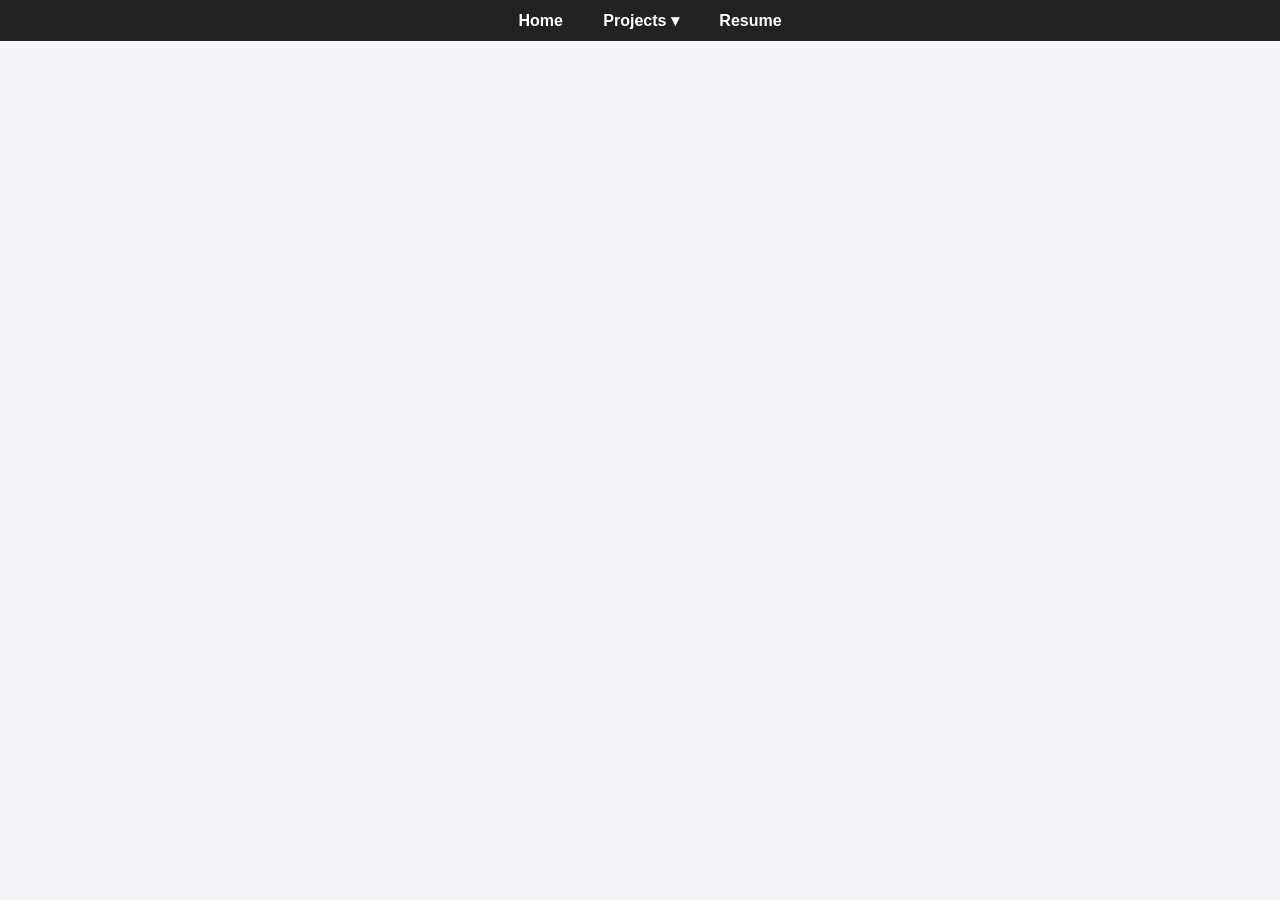
<file: black-arrow.html>
<!DOCTYPE html>
<html>
<head>
    <title>Black Arrow</title>
    <p>More content will be uploaded soon</p>
    <link rel="stylesheet" href="styles.css">
</head>


<body>

<div id="navbar"></div>

<div style="margin-top:80px; padding: 30px;">
    <!--  <h2>Black Arrow</h2>

    <p>
    This project
    </p>
    -->

    <br>


</div>

<script>
    fetch("navbar.html")
      .then(response => response.text())
      .then(data => {
        document.getElementById("navbar").innerHTML = data;
      });
</script>

</body>
</html>
</file>
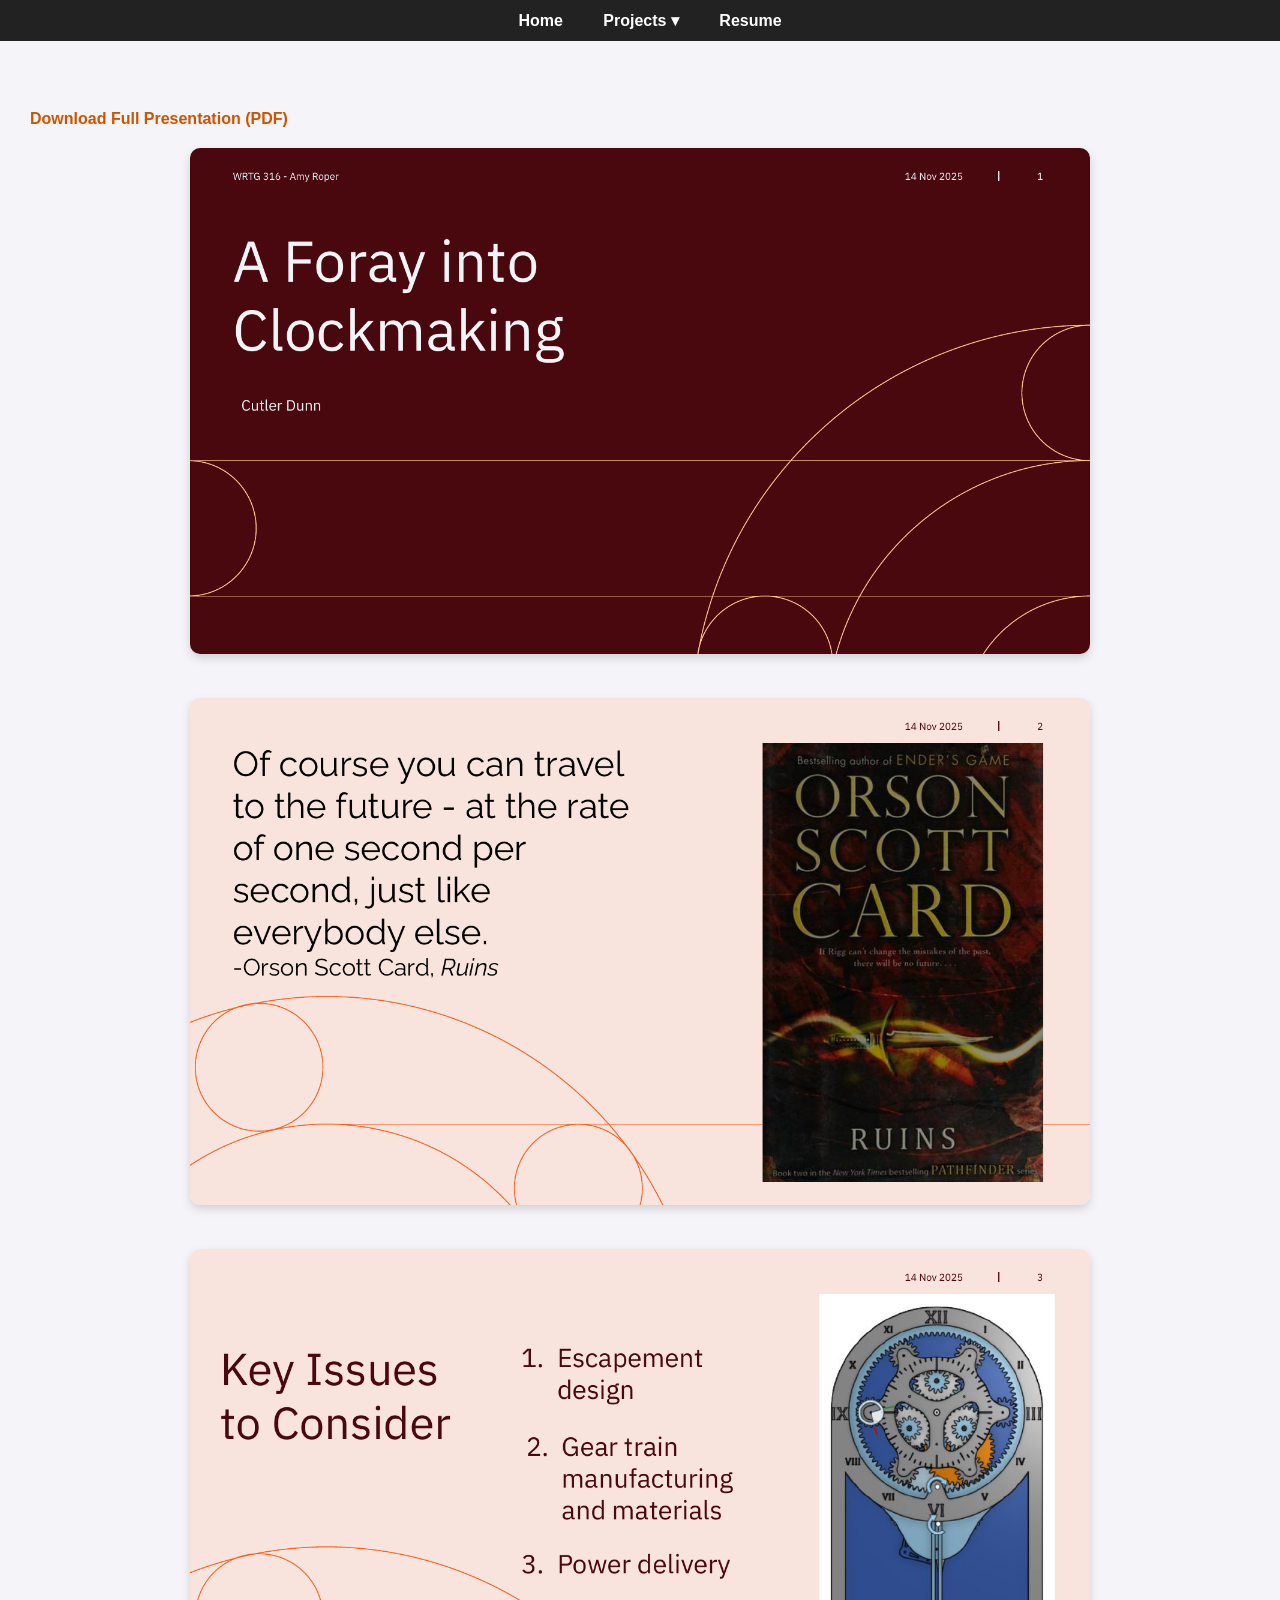
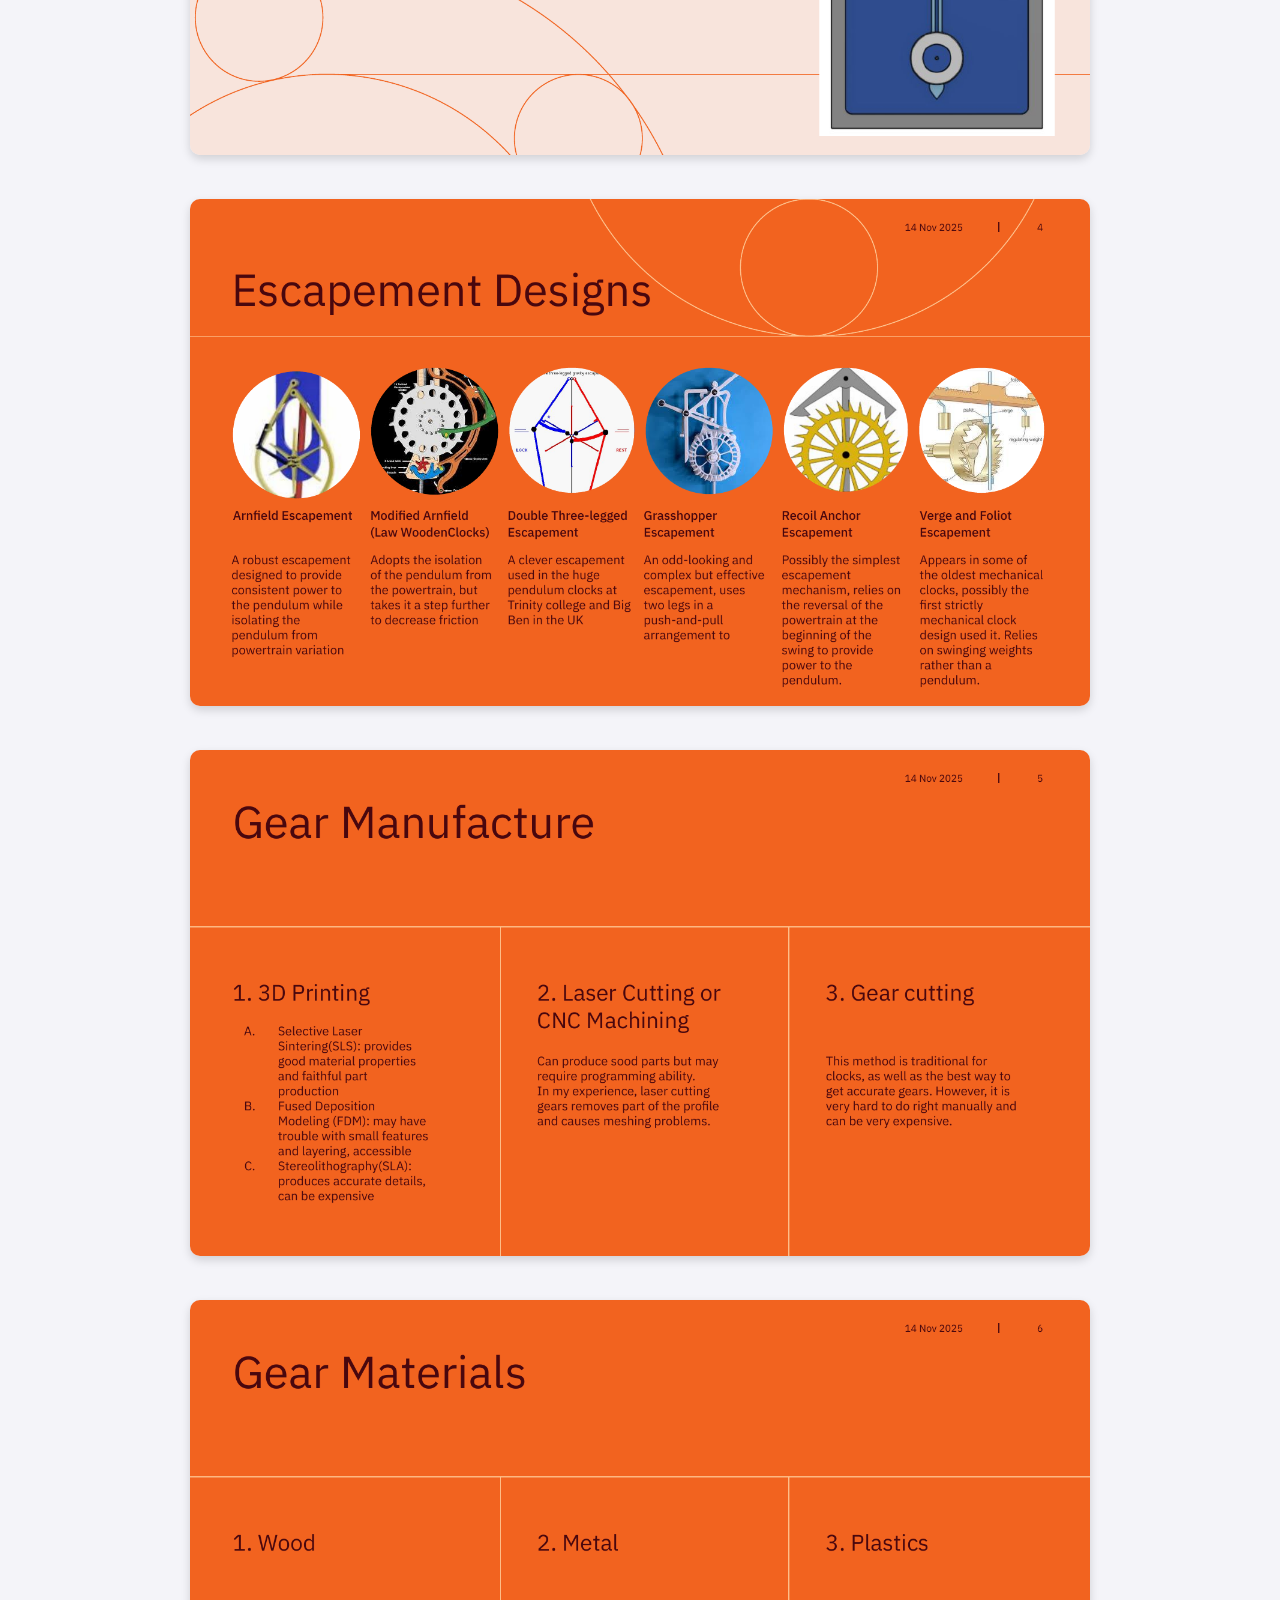
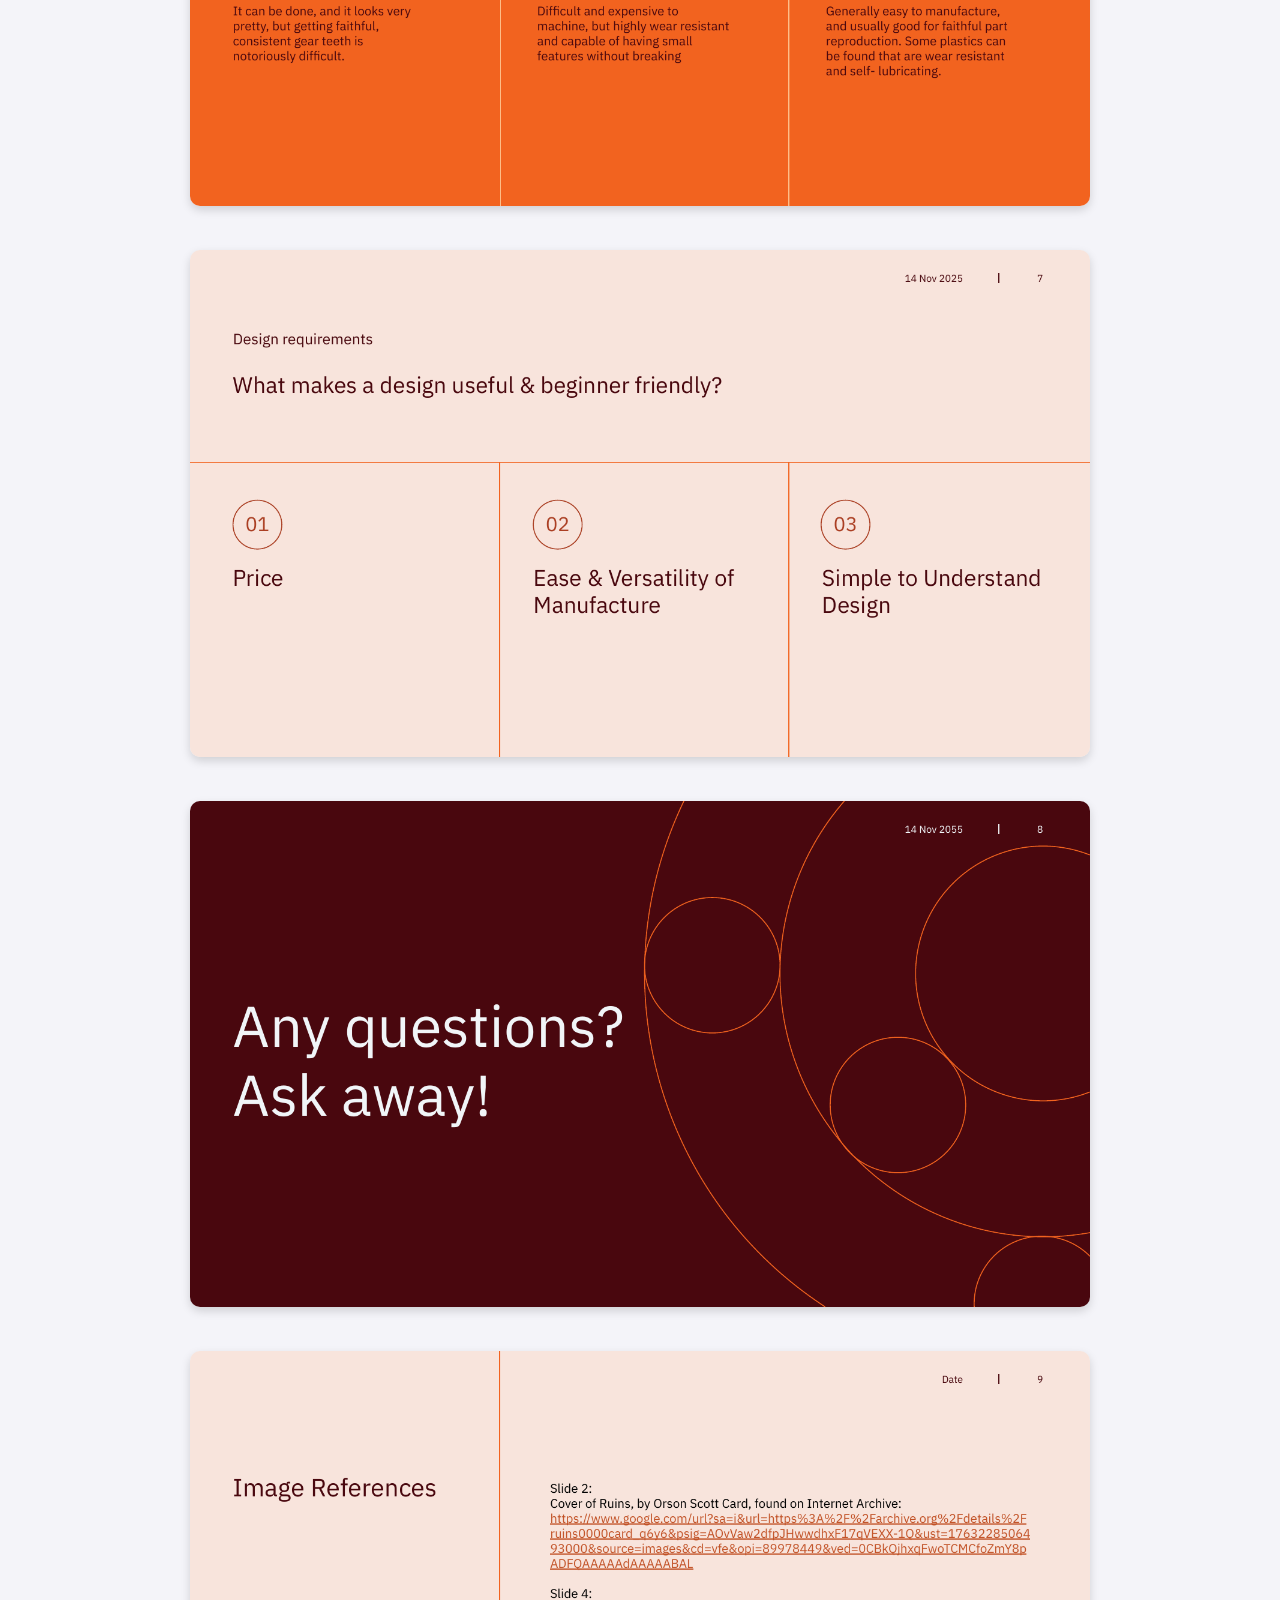
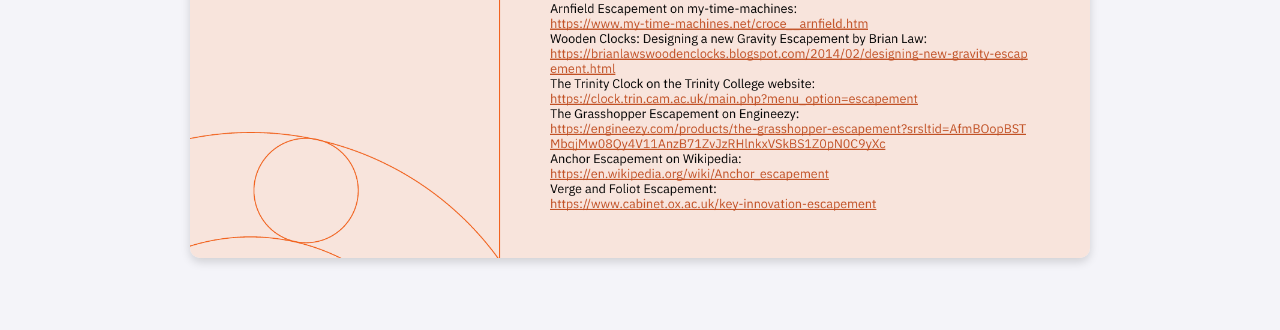
<file: clockmaking.html>
<!DOCTYPE html>
<html>
<head>
    <!--<title>Clockmaking Project</title>-->
    <link rel="stylesheet" href="styles.css">
</head>


<body>

<div id="navbar"></div>

<div style="margin-top:80px; padding: 30px;">
    <!--  <h2>Clockmaking Presentation</h2>

    <p>
    This project explores the principles of clockmaking, including mechanical design,
    precision engineering, and historical development.
    </p>
    -->
    <a href="clockmaking.pdf" target="_blank">
        Download Full Presentation (PDF)
    </a>
    <div class="slides">

        <img src="images/page_1.png">
        <img src="images/page_2.png">
        <img src="images/page_3.png">
        <img src="images/page_4.png">
        <img src="images/page_5.png">
        <img src="images/page_6.png">
        <img src="images/page_7.png">
        <img src="images/page_8.png">
        <img src="images/page_9.png">

    </div>

    <br>


</div>

<script>
    fetch("navbar.html")
      .then(response => response.text())
      .then(data => {
        document.getElementById("navbar").innerHTML = data;
      });
</script>

</body>
</html>
</file>
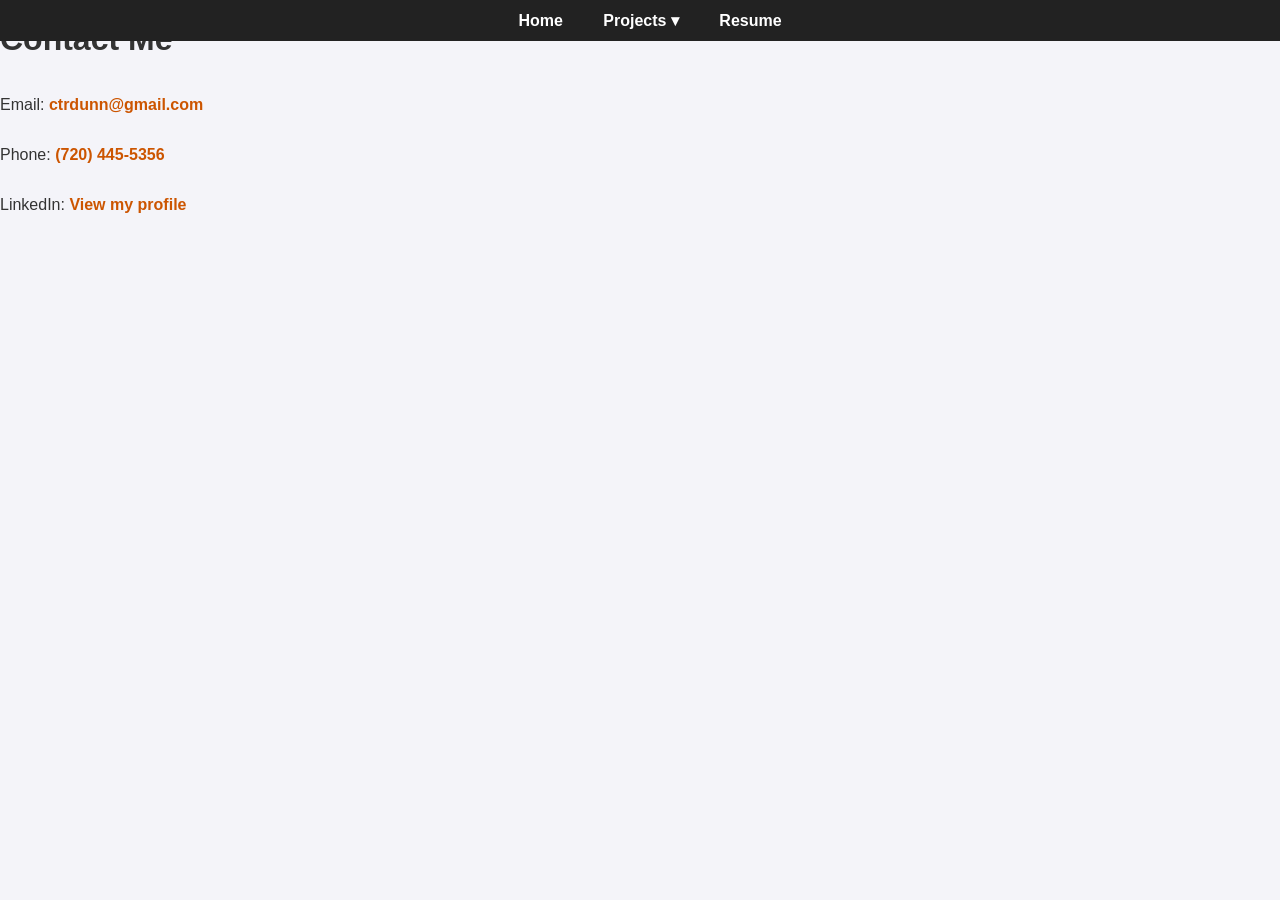
<file: contacts.html>
<!DOCTYPE html>
<html>
<head>
    <title>Contact</title>
    <link rel="stylesheet" href="styles.css">
</head>


<body>

<div id="navbar"></div>

<h1>Contact Me</h1>

<p>Email: <a href="mailto:ctrdunn@gmail.com">ctrdunn@gmail.com</a></p>
<p>Phone: <a href="tel:17204455356">(720) 445-5356</a></p>
<p>
    LinkedIn:
    <a href="https://www.linkedin.com/in/cutler-j-dunn/" target="_blank">
        View my profile
    </a>
</p>
<script>
    fetch("navbar.html")
      .then(response => response.text())
      .then(data => {
        document.getElementById("navbar").innerHTML = data;
      });
</script>
</body>
</html>
</file>
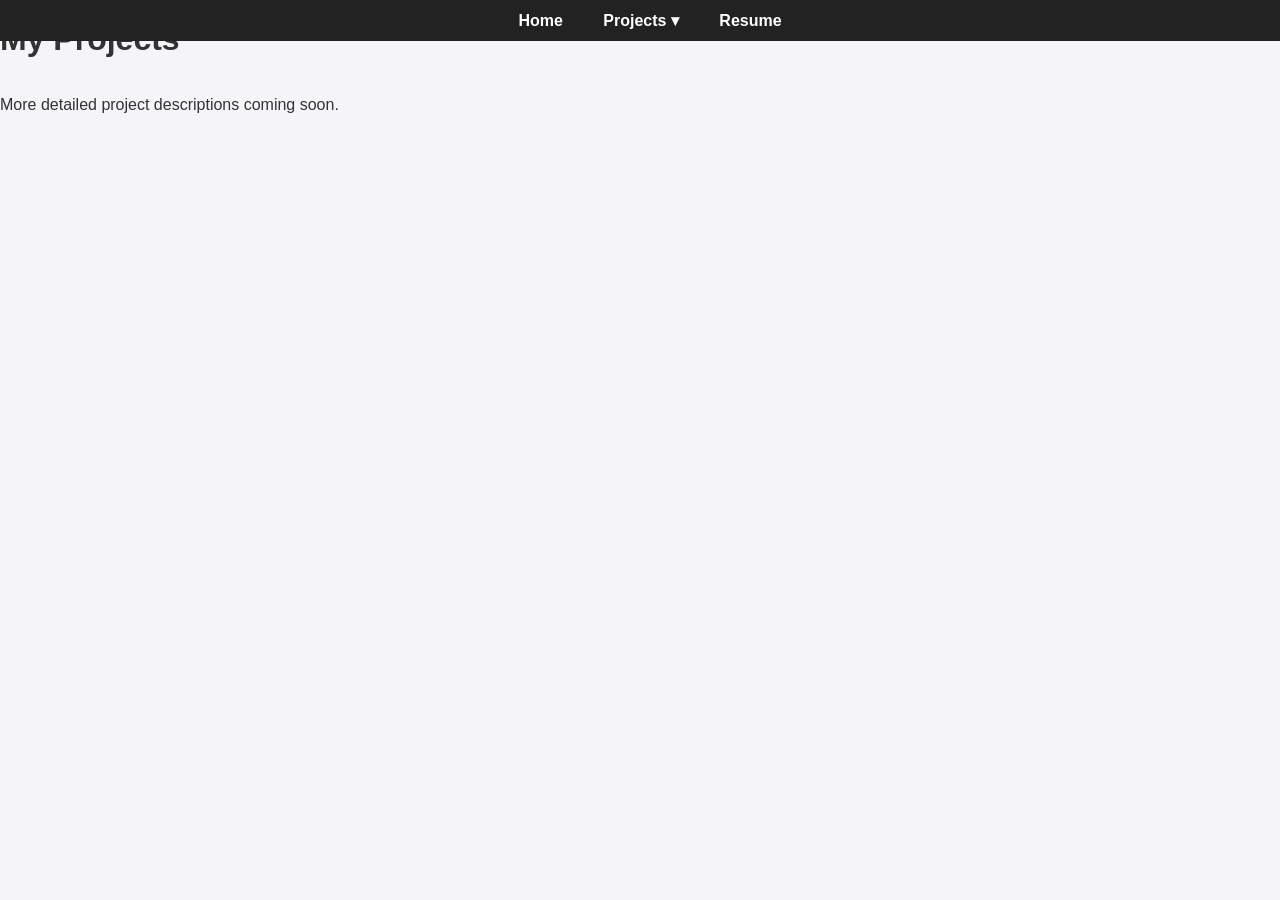
<file: projects.html>
<!DOCTYPE html>
<html>
<head>
    <title>Projects</title>
    <link rel="stylesheet" href="styles.css">
</head>


<body>

<div id="navbar"></div>

<h1>My Projects</h1>

<p>More detailed project descriptions coming soon.</p>

<script>
    fetch("navbar.html")
      .then(response => response.text())
      .then(data => {
        document.getElementById("navbar").innerHTML = data;
      });
</script>
</body>
</html>
</file>
<file: styles.css>
/* Styles settings for whole website */


body {
    margin: 0;
    font-family: Arial, sans-serif;
    background: #f4f4f9;
    color: #333;

    display: flex;
    flex-direction: column;
    min-height: 100vh;
}

header {
    background: #CC5500;
    color: white;
    text-align: center;
    padding: 30px;
    margin-top: 20px;
    }


.main {
    display: flex;
    padding: 20px;
    align-items: stretch;
}

.content {
    width: 50%;
    display: flex;
    flex-direction: column;
    justify-content: space-between;
    padding-right: 10px;
    box-sizing: border-box;
}

.card {
    background: #f9f9f9;
    margin-bottom: 20px;
    padding: 20px;
    border-radius: 10px;
    box-shadow: 0 4px 10px rgba(0,0,0,0.1);
}

.image-side {
    width: 50%;
    background-image: url('images/selfie-rocket.jpg');
    border-radius: 12px;
    overflow: hidden;
    background-size: cover;
    background-position: center;
}

.project {
    margin-top: 5px;
}

.project h3 {
    margin-bottom: 5px;
}

.project a {
    display: inline-block;
    margin-top: 8px;
    padding: 8px 12px;
    background: #CC5500;
    color: white;
    border-radius: 5px;
    text-decoration: none;
}

.project a:hover {
    background: #a94400;
}

.projects-section {
    padding: 40px;
    margin-top: 0px;
}

.project-card {
    display: flex;
    justify-content: space-between;
    align-items: center;

    background: #f9f9f9;
    margin: 20px 0;
    padding: 20px;
    border-radius: 12px;

    text-decoration: none;
    color: inherit;

    transition: transform 0.2s ease, box-shadow 0.2s ease;
}

.project-card:hover {
    transform: scale(1.02);
    box-shadow: 0 6px 20px rgba(0,0,0,0.2);
}

.project-text {
    width: 50%;
}

.project-image {
    width: 50%;
    text-align: right;
}

.project-image img {
    width: 90%;
    border-radius: 10px;
}

.resume-btn {
    background: #CC5500;
    color: white;
    padding: 8px 14px;
    border-radius: 6px;
    margin-left: 15px;
    text-decoration: none;
    font-weight: bold;
}

.resume-btn:hover {
    background: #a94400;
}

@media (max-width: 768px) {
    .project-card {
        flex-direction: column;
        text-align: center;
    }

    .project-text,
    .project-image {
        width: 100%;
    }

    .project-image img {
        width: 100%;
        margin-top: 15px;
    }
}

footer {
    text-align: center;
    padding: 15px;
    background: #222;
    color: white;
}

@media (max-width: 768px) {
    .main {
        flex-direction: column;
    }

    .content, .image-side {
        width: 100%;
        height: 300px;
    }
}

nav {
    position: fixed;
    top: 0;
    width: 100%;
    z-index: 1000;

    background: #222;
    padding: 10px;
    text-align: center;
}


nav a:hover {
    text-decoration: underline;
}

nav a, .dropbtn {
    color: white;
    margin: 0 15px;
    text-decoration: none;
    font-weight: bold;
}


.slides {
    max-width: 900px;
    margin: auto;
}

.slides img {
    width: 100%;
    margin: 20px 0;
    border-radius: 10px;
    box-shadow: 0 4px 10px rgba(0,0,0,0.15);
}

/* Regular nav links */
nav a, .dropbtn {
    color: white;
    margin: 0 15px;
    text-decoration: none;
    font-weight: bold;
    background: none;
    border: none;
    cursor: pointer;
    font-size: 16px;
}

/* Hover effect */
nav a:hover, .dropbtn:hover {
    text-decoration: underline;
}

/* Dropdown container */
.dropdown {
    display: inline-block;
    position: relative;
}

/* Dropdown content */
.dropdown-content {
    display: none;
    position: absolute;
    background-color: #333;
    min-width: 160px;
    border-radius: 5px;
}

/* Dropdown links */
.dropdown-content a {
    display: block;
    padding: 10px;
    color: white;
    text-align: left;
}

/* Hover dropdown items */
.dropdown-content a:hover {
    background: #444;
}

/* Show dropdown on hover */
.dropdown:hover .dropdown-content {
    display: block;
}

a {
    color: #CC5500;
    text-decoration: none;
    font-weight: bold;
}

a:hover {
    text-decoration: underline
}


/* Dark mode styles */
@media (prefers-color-scheme: dark) {

    body {
        background: #121212;
        color: #e0e0e0;
    }

    header {
        background: #a94400;
    }

    nav {
        background: #111;
    }

    .card {
        background: #1e1e1e;
        box-shadow: 0 4px 10px rgba(0,0,0,0.5);
        margin-bottom: 12;
    }

    .project-card {
        background: #1e1e1e;
    }

    footer {
        background: #111;
        color: #ccc;
    }

    a {
        color: #ff8c42; /* lighter orange for contrast */
    }

    .dropdown-content {
        background-color: #222;
    }

    .dropdown-content a:hover {
        background: #333;
    }
}
</file>
